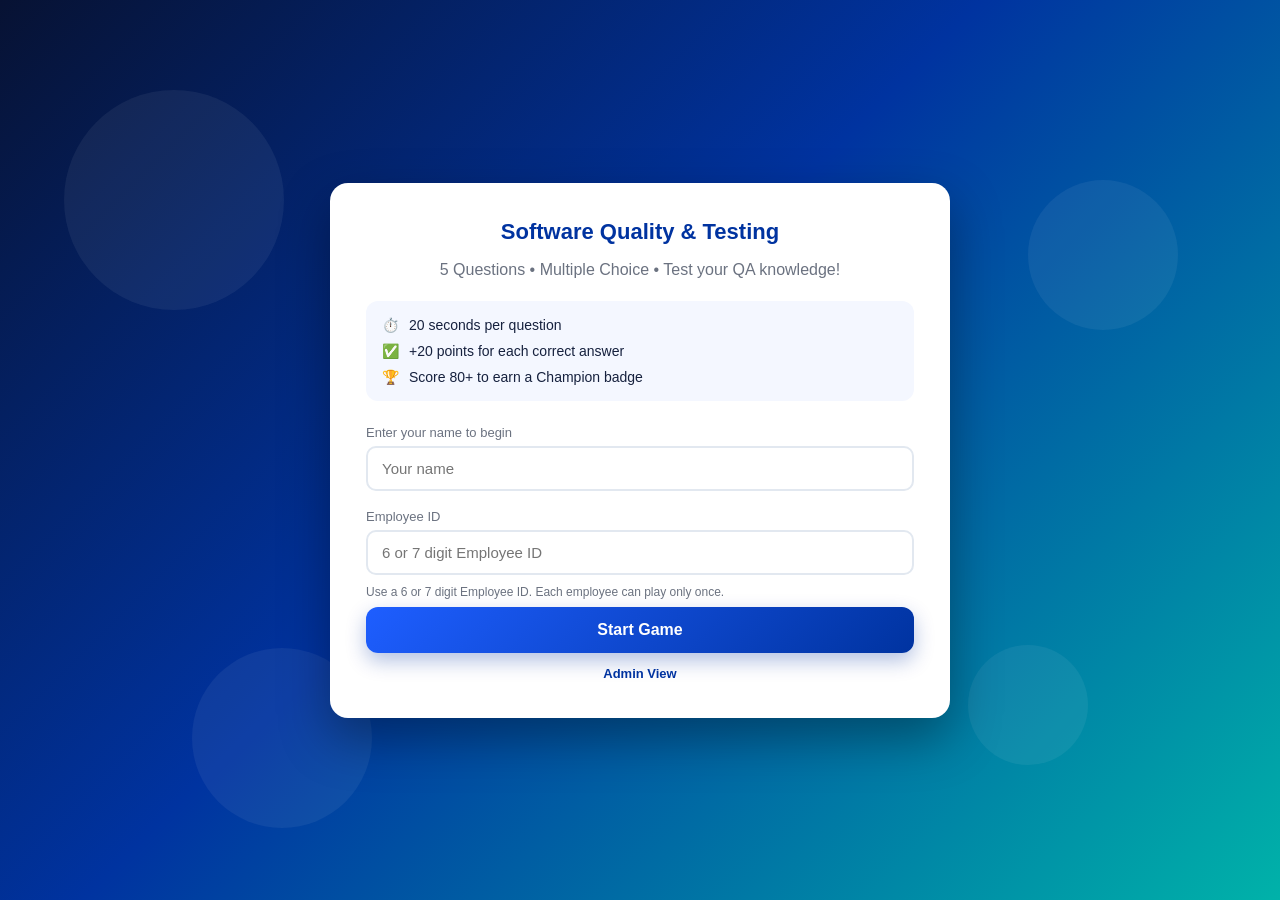
<file: Game1_Software_Quality_Testing/index.html>
<!DOCTYPE html>
<html lang="en">
<head>
<meta charset="UTF-8">
<meta name="viewport" content="width=device-width, initial-scale=1.0">
<title>Software Quality &amp; Testing Quiz</title>
<link rel="stylesheet" href="style.css?v=shared-leaderboard-1">
</head>
<body>

  <div class="bg-shapes">
    <span></span><span></span><span></span><span></span>
  </div>

  <!-- START SCREEN -->
  <section id="start-screen" class="screen active">
    <div class="card start-card">
      <h2>Software Quality &amp; Testing</h2>
      <p class="subtitle">5 Questions &bull; Multiple Choice &bull; Test your QA knowledge!</p>
      <div class="rules">
        <div class="rule"><span>⏱️</span> 20 seconds per question</div>
        <div class="rule"><span>✅</span> +20 points for each correct answer</div>
        <div class="rule"><span>🏆</span> Score 80+ to earn a Champion badge</div>
      </div>
      <label class="name-label" for="player-name">Enter your name to begin</label>
      <input type="text" id="player-name" placeholder="Your name" maxlength="30" autocomplete="off">
      <label class="name-label" for="employee-id">Employee ID</label>
      <input type="text" id="employee-id" placeholder="6 or 7 digit Employee ID" inputmode="numeric" pattern="[0-9]{6,7}" minlength="6" maxlength="7" autocomplete="off" aria-describedby="employee-id-note">
      <p id="employee-id-note" class="attempt-note">Use a 6 or 7 digit Employee ID. Each employee can play only once.</p>
      <p id="start-error" class="start-error" role="alert" aria-live="polite"></p>
      <button id="start-btn" class="btn-primary">Start Game</button>
      <button type="button" id="admin-view-btn" class="admin-view-btn">Admin View</button>
    </div>
  </section>

  <div id="admin-modal" class="admin-modal" hidden>
    <div class="admin-dialog" role="dialog" aria-modal="true" aria-labelledby="admin-title">
      <button type="button" id="admin-close-btn" class="admin-close-btn" aria-label="Close Admin View">&times;</button>
      <h2 id="admin-title">Admin View</h2>

      <div id="admin-login" class="admin-login">
        <label for="admin-pin">Enter Admin PIN</label>
        <input type="password" id="admin-pin" inputmode="numeric" maxlength="4" autocomplete="off">
        <p id="admin-error" class="admin-error" role="alert" aria-live="polite"></p>
        <button type="button" id="admin-login-btn" class="btn-primary">Unlock</button>
      </div>

      <div id="admin-content" hidden>
        <div class="admin-content-header">
          <h3>Leaderboard <small>Top 10</small></h3>
          <div class="admin-header-actions">
            <button type="button" id="admin-clear-btn" class="admin-clear-btn">Clear Leaderboard</button>
            <button type="button" id="admin-lock-btn" class="admin-lock-btn">Lock</button>
          </div>
        </div>
        <div class="admin-remove-player">
          <label for="admin-employee-id">Remove individual player</label>
          <div class="admin-remove-row">
            <input type="text" id="admin-employee-id" placeholder="6 or 7 digit Employee ID" inputmode="numeric" pattern="[0-9]{6,7}" minlength="6" maxlength="7" autocomplete="off">
            <button type="button" id="admin-remove-player-btn" class="admin-remove-player-btn">Remove Player</button>
          </div>
        </div>
        <p id="admin-status" class="admin-status" role="status" aria-live="polite"></p>
        <div class="admin-table-wrap">
          <table class="admin-table">
            <thead>
              <tr>
                <th scope="col">Rank</th>
                <th scope="col">Name</th>
                <th scope="col">Employee ID</th>
                <th scope="col">Score</th>
                <th scope="col">Correct</th>
                <th scope="col">Avg Time</th>
              </tr>
            </thead>
            <tbody id="admin-records-list">
              <tr class="admin-empty"><td colspan="6">No leaderboard results yet.</td></tr>
            </tbody>
          </table>
        </div>
      </div>
    </div>
  </div>
  <!-- QUIZ SCREEN -->
  <section id="quiz-screen" class="screen">
    <div class="card quiz-card">
      <div id="answer-reaction" class="answer-reaction" role="status" aria-live="polite" aria-atomic="true"></div>
      <div class="quiz-header">
        <div class="progress-info">
          <span id="q-counter">Question 1 / 5</span>
          <div class="progress-bar"><div id="progress-fill"></div></div>
        </div>
        <div class="timer-wrap">
          <svg viewBox="0 0 36 36" class="timer-ring">
            <path class="ring-bg" d="M18 2.0845 a 15.9155 15.9155 0 0 1 0 31.831 a 15.9155 15.9155 0 0 1 0 -31.831"/>
            <path id="ring-progress" class="ring-progress" d="M18 2.0845 a 15.9155 15.9155 0 0 1 0 31.831 a 15.9155 15.9155 0 0 1 0 -31.831"/>
          </svg>
          <span id="timer-text">20</span>
        </div>
        <div class="score-chip">Score: <span id="live-score">0</span></div>
      </div>

      <h3 id="question-text">Question text goes here</h3>

      <div id="options-list" class="options-list"></div>

      <div class="quiz-footer">
        <span id="feedback-text" class="feedback"></span>
        <button id="next-btn" class="btn-primary" disabled>Next</button>
      </div>
    </div>
  </section>

  <!-- RESULT SCREEN -->
  <section id="result-screen" class="screen">
    <div class="card result-card">
      <div id="result-emoji" class="result-emoji">🎉</div>
      <h1 id="result-title">Great job!</h1>
      <p id="result-player"></p>
      <div class="score-circle">
        <span id="final-score">0</span>
        <small>/ 100</small>
      </div>
      <div id="result-badge" class="badge"></div>
      <p id="result-save-status" class="result-save-status" role="status" aria-live="polite"></p>
      <div class="stats-row">
        <div class="stat"><strong id="stat-correct">0</strong><span>Correct</span></div>
        <div class="stat"><strong id="stat-wrong">0</strong><span>Wrong</span></div>
        <div class="stat"><strong id="stat-time">0s</strong><span>Avg Time</span></div>
      </div>

      <div id="review-list" class="review-list"></div>

      <button id="restart-btn" class="btn-secondary">New Player</button>
    </div>
  </section>

  <!-- Shared leaderboard connection. Both values come from the Supabase
       dashboard: Project Settings -> API. The anon key is public by design;
       the database is protected by RLS (see supabase/schema.sql). -->
  <script>
    window.QUIZ_SUPABASE_URL = "PASTE_YOUR_SUPABASE_PROJECT_URL";
    window.QUIZ_SUPABASE_ANON_KEY = "PASTE_YOUR_SUPABASE_ANON_KEY";
  </script>
  <script src="script.js?v=shared-leaderboard-1"></script>
</body>
</html>


<!-- node games\serve.js games\Game1_Software_Quality_Testing 8791 -->
<!-- Start-Process "http://localhost:8791/" -->
</file>
<file: Game1_Software_Quality_Testing/style.css>
:root {
  --primary: #0033A0;
  --primary-light: #1E5EFF;
  --accent: #00B2A9;
  --success: #22C55E;
  --danger: #EF4444;
  --bg-dark: #071233;
  --card-bg: #ffffff;
  --text-dark: #16213E;
  --text-muted: #6B7280;
  --radius: 18px;
}

* { box-sizing: border-box; }

body {
  margin: 0;
  min-height: 100vh;
  font-family: 'Segoe UI', Roboto, Helvetica, Arial, sans-serif;
  background: linear-gradient(135deg, #071233 0%, #0033A0 45%, #00B2A9 100%);
  display: flex;
  align-items: center;
  justify-content: center;
  position: relative;
  overflow-x: hidden;
  padding: 20px;
}

.bg-shapes { position: fixed; inset: 0; z-index: 0; pointer-events: none; }
.bg-shapes span {
  position: absolute;
  border-radius: 50%;
  background: rgba(255,255,255,0.06);
  animation: float 10s ease-in-out infinite;
}
.bg-shapes span:nth-child(1) { width: 220px; height: 220px; left: 5%; top: 10%; animation-delay: 0s; }
.bg-shapes span:nth-child(2) { width: 150px; height: 150px; right: 8%; top: 20%; animation-delay: 2s; }
.bg-shapes span:nth-child(3) { width: 180px; height: 180px; left: 15%; bottom: 8%; animation-delay: 4s; }
.bg-shapes span:nth-child(4) { width: 120px; height: 120px; right: 15%; bottom: 15%; animation-delay: 6s; }

@keyframes float {
  0%, 100% { transform: translateY(0) scale(1); }
  50% { transform: translateY(-30px) scale(1.08); }
}

.screen { display: none; width: 100%; max-width: 620px; z-index: 1; }
.screen.active { display: block; animation: fadeIn 0.4s ease; }

@keyframes fadeIn {
  from { opacity: 0; transform: translateY(16px); }
  to { opacity: 1; transform: translateY(0); }
}

.card {
  background: var(--card-bg);
  border-radius: var(--radius);
  padding: 36px;
  box-shadow: 0 20px 50px rgba(0,0,0,0.35);
}

/* START SCREEN */
.start-card { text-align: center; }
.start-card h2 { margin: 0 0 6px; color: var(--primary); font-size: 22px; }
.subtitle { color: var(--text-muted); margin-bottom: 22px; }

.rules {
  display: flex;
  flex-direction: column;
  gap: 10px;
  background: #F4F7FF;
  border-radius: 12px;
  padding: 16px;
  margin-bottom: 24px;
  text-align: left;
}
.rule { font-size: 14px; color: var(--text-dark); display: flex; gap: 10px; align-items: center; }

.name-label { display: block; text-align: left; font-size: 13px; color: var(--text-muted); margin-bottom: 6px; }
#player-name,
#employee-id {
  width: 100%;
  padding: 12px 14px;
  border-radius: 10px;
  border: 2px solid #E2E8F0;
  font-size: 15px;
  margin-bottom: 18px;
  outline: none;
  transition: border-color 0.2s;
}
#player-name:focus,
#employee-id:focus { border-color: var(--primary-light); }
#employee-id { margin-bottom: 10px; }
.attempt-note {
  margin: 0 0 8px;
  color: var(--text-muted);
  font-size: 12px;
  text-align: left;
}
.start-error {
  margin: 0 0 12px;
  color: var(--danger);
  font-size: 12px;
  font-weight: 600;
  text-align: left;
}
.start-error:empty { display: none; }

.btn-primary {
  background: linear-gradient(135deg, var(--primary-light), var(--primary));
  color: #fff;
  border: none;
  padding: 14px 28px;
  font-size: 16px;
  font-weight: 600;
  border-radius: 12px;
  cursor: pointer;
  width: 100%;
  transition: transform 0.15s, box-shadow 0.15s;
  box-shadow: 0 8px 20px rgba(0,51,160,0.3);
}
.btn-primary:hover:not(:disabled) { transform: translateY(-2px); box-shadow: 0 12px 24px rgba(0,51,160,0.4); }
.btn-primary:disabled { opacity: 0.5; cursor: not-allowed; box-shadow: none; }

.btn-secondary {
  background: #fff;
  color: var(--primary);
  border: 2px solid var(--primary);
  padding: 12px 24px;
  font-size: 15px;
  font-weight: 600;
  border-radius: 12px;
  cursor: pointer;
  width: 100%;
  margin-top: 18px;
  transition: background 0.15s;
}
.btn-secondary:hover { background: #F0F5FF; }

.admin-view-btn {
  margin-top: 12px;
  border: none;
  background: transparent;
  color: var(--primary);
  font-size: 13px;
  font-weight: 700;
  cursor: pointer;
}
.admin-view-btn:hover { text-decoration: underline; }
.admin-modal[hidden] { display: none; }
.admin-modal {
  position: fixed;
  inset: 0;
  z-index: 20;
  display: flex;
  align-items: center;
  justify-content: center;
  padding: 20px;
  background: rgba(7, 18, 51, 0.75);
}
.admin-dialog {
  position: relative;
  width: min(760px, 100%);
  max-height: 85vh;
  overflow-y: auto;
  border-radius: 16px;
  background: #fff;
  padding: 30px;
  box-shadow: 0 24px 60px rgba(0,0,0,0.4);
  text-align: left;
}
.admin-dialog h2 {
  margin: 0 0 22px;
  color: var(--text-dark);
}
.admin-close-btn {
  position: absolute;
  top: 12px;
  right: 16px;
  border: none;
  background: transparent;
  color: var(--text-muted);
  font-size: 28px;
  cursor: pointer;
}
.admin-login {
  max-width: 360px;
  margin: 0 auto;
}
.admin-login label {
  display: block;
  margin-bottom: 6px;
  color: var(--text-muted);
  font-size: 13px;
}
#admin-pin {
  width: 100%;
  margin-bottom: 10px;
  padding: 12px 14px;
  border: 2px solid #E2E8F0;
  border-radius: 10px;
  outline: none;
  font-size: 18px;
  letter-spacing: 6px;
  text-align: center;
}
#admin-pin:focus { border-color: var(--primary-light); }
.admin-error {
  min-height: 18px;
  margin: 0 0 10px;
  color: var(--danger);
  font-size: 12px;
  font-weight: 600;
}
.admin-content-header {
  display: flex;
  align-items: center;
  justify-content: space-between;
  margin-bottom: 12px;
}
.admin-content-header h3 {
  margin: 0;
  color: var(--text-dark);
}
.admin-content-header h3 small {
  color: var(--text-muted);
  font-size: 12px;
  font-weight: 600;
}
.admin-header-actions {
  display: flex;
  align-items: center;
  gap: 8px;
}
.admin-lock-btn {
  border: 1px solid var(--primary);
  border-radius: 8px;
  background: #fff;
  color: var(--primary);
  padding: 7px 12px;
  font-weight: 700;
  cursor: pointer;
}
.admin-clear-btn {
  border: 1px solid var(--danger);
  border-radius: 8px;
  background: #fff;
  color: var(--danger);
  padding: 7px 12px;
  font-weight: 700;
  cursor: pointer;
}
.admin-clear-btn:hover:not(:disabled) { background: #FEF2F2; }
.admin-clear-btn:disabled {
  cursor: not-allowed;
  opacity: 0.45;
}
.admin-remove-player {
  margin-bottom: 10px;
  padding: 12px;
  border: 1px solid #E2E8F0;
  border-radius: 10px;
  background: #F8FAFC;
}
.admin-remove-player label {
  display: block;
  margin-bottom: 6px;
  color: var(--text-muted);
  font-size: 12px;
  font-weight: 700;
}
.admin-remove-row {
  display: flex;
  gap: 8px;
}
#admin-employee-id {
  min-width: 0;
  flex: 1;
  padding: 9px 11px;
  border: 1px solid #CBD5E1;
  border-radius: 8px;
  font-size: 14px;
  outline: none;
}
#admin-employee-id:focus { border-color: var(--primary-light); }
.admin-remove-player-btn {
  border: none;
  border-radius: 8px;
  background: var(--danger);
  color: #fff;
  padding: 9px 14px;
  font-weight: 700;
  cursor: pointer;
}
.admin-remove-player-btn:hover { background: #DC2626; }
.admin-status {
  min-height: 18px;
  margin: 0 0 10px;
  color: #15803D;
  font-size: 12px;
  font-weight: 700;
}
.admin-status.error { color: var(--danger); }
.admin-table-wrap {
  overflow-x: auto;
  border: 1px solid #E2E8F0;
  border-radius: 12px;
}
.admin-table {
  width: 100%;
  border-collapse: collapse;
  font-size: 13px;
}
.admin-table th,
.admin-table td {
  padding: 11px 12px;
  border-bottom: 1px solid #E2E8F0;
  text-align: center;
  white-space: nowrap;
}
.admin-table th {
  background: #F4F7FF;
  color: var(--text-muted);
  font-size: 11px;
  text-transform: uppercase;
}
.admin-table th:nth-child(2),
.admin-table td:nth-child(2),
.admin-table th:nth-child(3),
.admin-table td:nth-child(3) { text-align: left; }
.admin-table tbody tr:last-child td { border-bottom: none; }
.admin-empty td {
  padding: 18px;
  color: var(--text-muted);
  text-align: center !important;
}
/* QUIZ SCREEN */
.quiz-header {
  display: flex;
  align-items: center;
  gap: 16px;
  margin-bottom: 24px;
}
.progress-info { flex: 1; }
#q-counter { font-size: 13px; color: var(--text-muted); font-weight: 600; }
.progress-bar { height: 8px; background: #EEF2FF; border-radius: 999px; margin-top: 6px; overflow: hidden; }
#progress-fill { height: 100%; width: 20%; background: linear-gradient(90deg, var(--accent), var(--primary-light)); border-radius: 999px; transition: width 0.4s ease; }

.timer-wrap { position: relative; width: 52px; height: 52px; flex-shrink: 0; }
.timer-ring { width: 52px; height: 52px; transform: rotate(-90deg); }
.ring-bg { fill: none; stroke: #EEF2FF; stroke-width: 3; }
.ring-progress {
  fill: none;
  stroke: var(--accent);
  stroke-width: 3;
  stroke-linecap: round;
  stroke-dasharray: 100 100;
  stroke-dashoffset: 0;
  transition: stroke-dashoffset 1s linear, stroke 0.3s;
}
#timer-text {
  position: absolute; inset: 0;
  display: flex; align-items: center; justify-content: center;
  font-size: 14px; font-weight: 700; color: var(--text-dark);
}

.score-chip {
  background: #F0FFF9;
  color: #047857;
  font-weight: 700;
  font-size: 13px;
  padding: 8px 14px;
  border-radius: 999px;
  white-space: nowrap;
}

#question-text { font-size: 20px; color: var(--text-dark); margin: 0 0 20px; line-height: 1.4; }

.quiz-card { position: relative; overflow: hidden; }
.answer-reaction {
  position: absolute;
  left: 50%;
  top: 48%;
  z-index: 5;
  display: flex;
  min-width: 230px;
  flex-direction: column;
  align-items: center;
  gap: 5px;
  padding: 16px 22px;
  border: 2px solid transparent;
  border-radius: 18px;
  background: rgba(255, 255, 255, 0.97);
  box-shadow: 0 16px 40px rgba(7, 18, 51, 0.28);
  opacity: 0;
  pointer-events: none;
  transform: translate(-50%, -50%) scale(0.65);
  visibility: hidden;
}
.answer-reaction.correct { border-color: var(--success); color: #15803D; }
.answer-reaction.wrong { border-color: var(--danger); color: #B91C1C; }
.answer-reaction.show {
  visibility: visible;
  animation: reaction-pop 1.6s ease both;
}
.reaction-emojis {
  font-family: "Segoe UI Emoji", "Apple Color Emoji", "Noto Color Emoji", sans-serif;
  font-size: 34px;
  line-height: 1.2;
  letter-spacing: 4px;
}
.answer-reaction strong { font-size: 15px; }

@keyframes reaction-pop {
  0% { opacity: 0; transform: translate(-50%, -50%) scale(0.65); }
  16%, 72% { opacity: 1; transform: translate(-50%, -50%) scale(1); }
  100% { opacity: 0; transform: translate(-50%, -64%) scale(0.94); visibility: hidden; }
}

.options-list { display: flex; flex-direction: column; gap: 12px; margin-bottom: 20px; }

.option-btn {
  display: flex;
  align-items: center;
  gap: 12px;
  text-align: left;
  padding: 14px 16px;
  border: 2px solid #E2E8F0;
  border-radius: 12px;
  background: #fff;
  font-size: 15px;
  color: var(--text-dark);
  cursor: pointer;
  transition: all 0.15s;
}
.option-btn:hover:not(:disabled) { border-color: var(--primary-light); background: #F7FAFF; transform: translateX(2px); }
.option-btn .opt-letter {
  width: 28px; height: 28px;
  border-radius: 50%;
  background: #EEF2FF;
  color: var(--primary);
  font-weight: 700;
  font-size: 13px;
  display: flex; align-items: center; justify-content: center;
  flex-shrink: 0;
}
.option-btn:disabled { cursor: default; }
.option-btn.correct { border-color: var(--success); background: #F0FDF4; }
.option-btn.correct .opt-letter { background: var(--success); color: #fff; }
.option-btn.wrong { border-color: var(--danger); background: #FEF2F2; }
.option-btn.wrong .opt-letter { background: var(--danger); color: #fff; }
.answer-icon {
  margin-left: auto;
  font-family: "Segoe UI Emoji", "Apple Color Emoji", "Noto Color Emoji", sans-serif;
  font-size: 20px;
  line-height: 1;
}

.quiz-footer { display: flex; align-items: center; justify-content: space-between; gap: 12px; }
.feedback { font-size: 14px; font-weight: 600; flex: 1; display: flex; align-items: center; gap: 7px; }
.feedback.correct { color: var(--success); }
.feedback.wrong { color: var(--danger); }
.feedback-icon {
  font-family: "Segoe UI Emoji", "Apple Color Emoji", "Noto Color Emoji", sans-serif;
  font-size: 20px;
  line-height: 1;
}
.quiz-footer .btn-primary { width: auto; padding: 12px 26px; }

/* RESULT SCREEN */
.result-card { text-align: center; }
.result-emoji { font-size: 56px; margin-bottom: 6px; }
.result-card h1 { margin: 0 0 4px; color: var(--text-dark); }
#result-player { color: var(--text-muted); margin-bottom: 20px; }

.score-circle {
  width: 140px; height: 140px;
  border-radius: 50%;
  background: linear-gradient(135deg, var(--primary-light), var(--accent));
  color: #fff;
  display: flex; flex-direction: column; align-items: center; justify-content: center;
  margin: 0 auto 16px;
  box-shadow: 0 10px 30px rgba(0,51,160,0.3);
}
#final-score { font-size: 40px; font-weight: 800; }
.score-circle small { font-size: 13px; opacity: 0.85; }

.badge {
  display: inline-block;
  font-size: 13px;
  font-weight: 700;
  padding: 6px 16px;
  border-radius: 999px;
  margin-bottom: 22px;
}
.badge.gold { background: #FEF3C7; color: #92400E; }
.badge.silver { background: #E5E7EB; color: #374151; }
.badge.bronze { background: #FFE4D6; color: #9A3412; }

.result-save-status {
  min-height: 20px;
  margin: -12px 0 16px;
  color: var(--text-muted);
  font-size: 13px;
  font-weight: 600;
}
.result-save-status.success { color: var(--success); }
.result-save-status.error { color: var(--danger); }

.stats-row { display: flex; justify-content: space-around; margin-bottom: 20px; }
.stat { display: flex; flex-direction: column; }
.stat strong { font-size: 22px; color: var(--text-dark); }
.stat span { font-size: 12px; color: var(--text-muted); margin-top: 2px; }

.review-list { text-align: left; max-height: 260px; overflow-y: auto; margin-bottom: 6px; padding-right: 4px; }
.review-item {
  border: 1px solid #E2E8F0;
  border-radius: 10px;
  padding: 10px 14px;
  margin-bottom: 8px;
  font-size: 13px;
}
.review-item .rq { font-weight: 600; color: var(--text-dark); margin-bottom: 4px; }
.review-item .ra { color: var(--text-muted); }
.review-item.ok { border-left: 4px solid var(--success); }
.review-item.bad { border-left: 4px solid var(--danger); }

@media (max-width: 480px) {
  .card { padding: 24px; }
  .stats-row { flex-wrap: wrap; gap: 12px; }
  .admin-content-header { align-items: flex-start; flex-direction: column; gap: 10px; }
  .admin-header-actions { width: 100%; }
  .admin-header-actions button { flex: 1; }
  .admin-remove-row { flex-direction: column; }
  .admin-remove-player-btn { width: 100%; }
}
</file>
